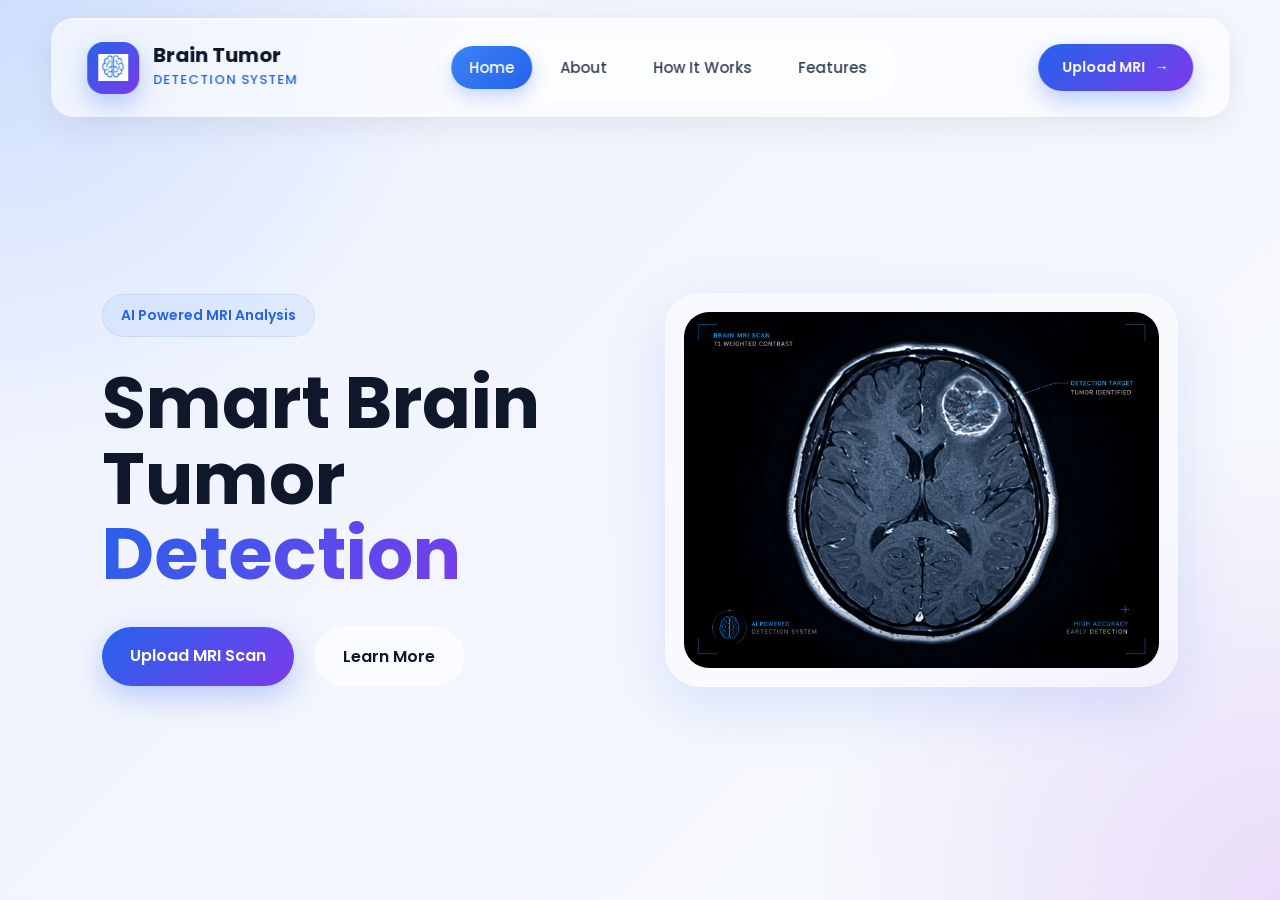
<file: frontend/index.html>
<!DOCTYPE html>
<html lang="en">
<head>
  <meta charset="UTF-8" />
  <meta name="viewport" content="width=device-width, initial-scale=1.0"/>
  <title>Brain Tumor Detection</title>

  <!-- GOOGLE FONT -->
  <link href="https://fonts.googleapis.com/css2?family=Poppins:wght@300;400;500;600;700&display=swap" rel="stylesheet">

  <!-- CSS FILE -->
  <link rel="stylesheet" href="style.css">
</head>

<body>

  <!-- HEADER -->
  <header class="header">

    <!-- LOGO -->
    <div class="logo">

      <div class="logo-icon">
        <img src="./images/logo.png" alt="Logo">
      </div>

      <div class="logo-text">
        <h1>Brain Tumor</h1>
        <span>Detection System</span>
      </div>

    </div>

    <!-- NAVIGATION -->
    <nav class="nav-links">
      <a href="#" class="active">Home</a>
      <a href="about.html">About</a>
      <a href="how-it-works.html">How It Works</a>
      <a href="features.html">Features</a>
    </nav>

    <!-- BUTTON -->
    <a href="upload.html" class="btn">
      Upload MRI
      <span>→</span>
    </a>

  </header>

  <!-- HERO SECTION -->
  <section class="hero">

    <!-- LEFT SIDE -->
    <div class="hero-left">

      <div class="tag">
        AI Powered MRI Analysis
      </div>

      <h1>
        Smart Brain Tumor
        <span>Detection</span>
      </h1>

      <div class="hero-buttons">
        <a href="upload.html" class="primary-btn">Upload MRI Scan</a>
        <a href="features.html" class="secondary-btn">Learn More </a>
      </div>

    </div>

    <!-- RIGHT SIDE IMAGE -->
    <div class="hero-right">
      <div class="image-card">
        <img src="./images/brain-tumor.png" alt="Brain Tumor MRI">
      </div>
    </div>

  </section>

</body>
</html>
</file>
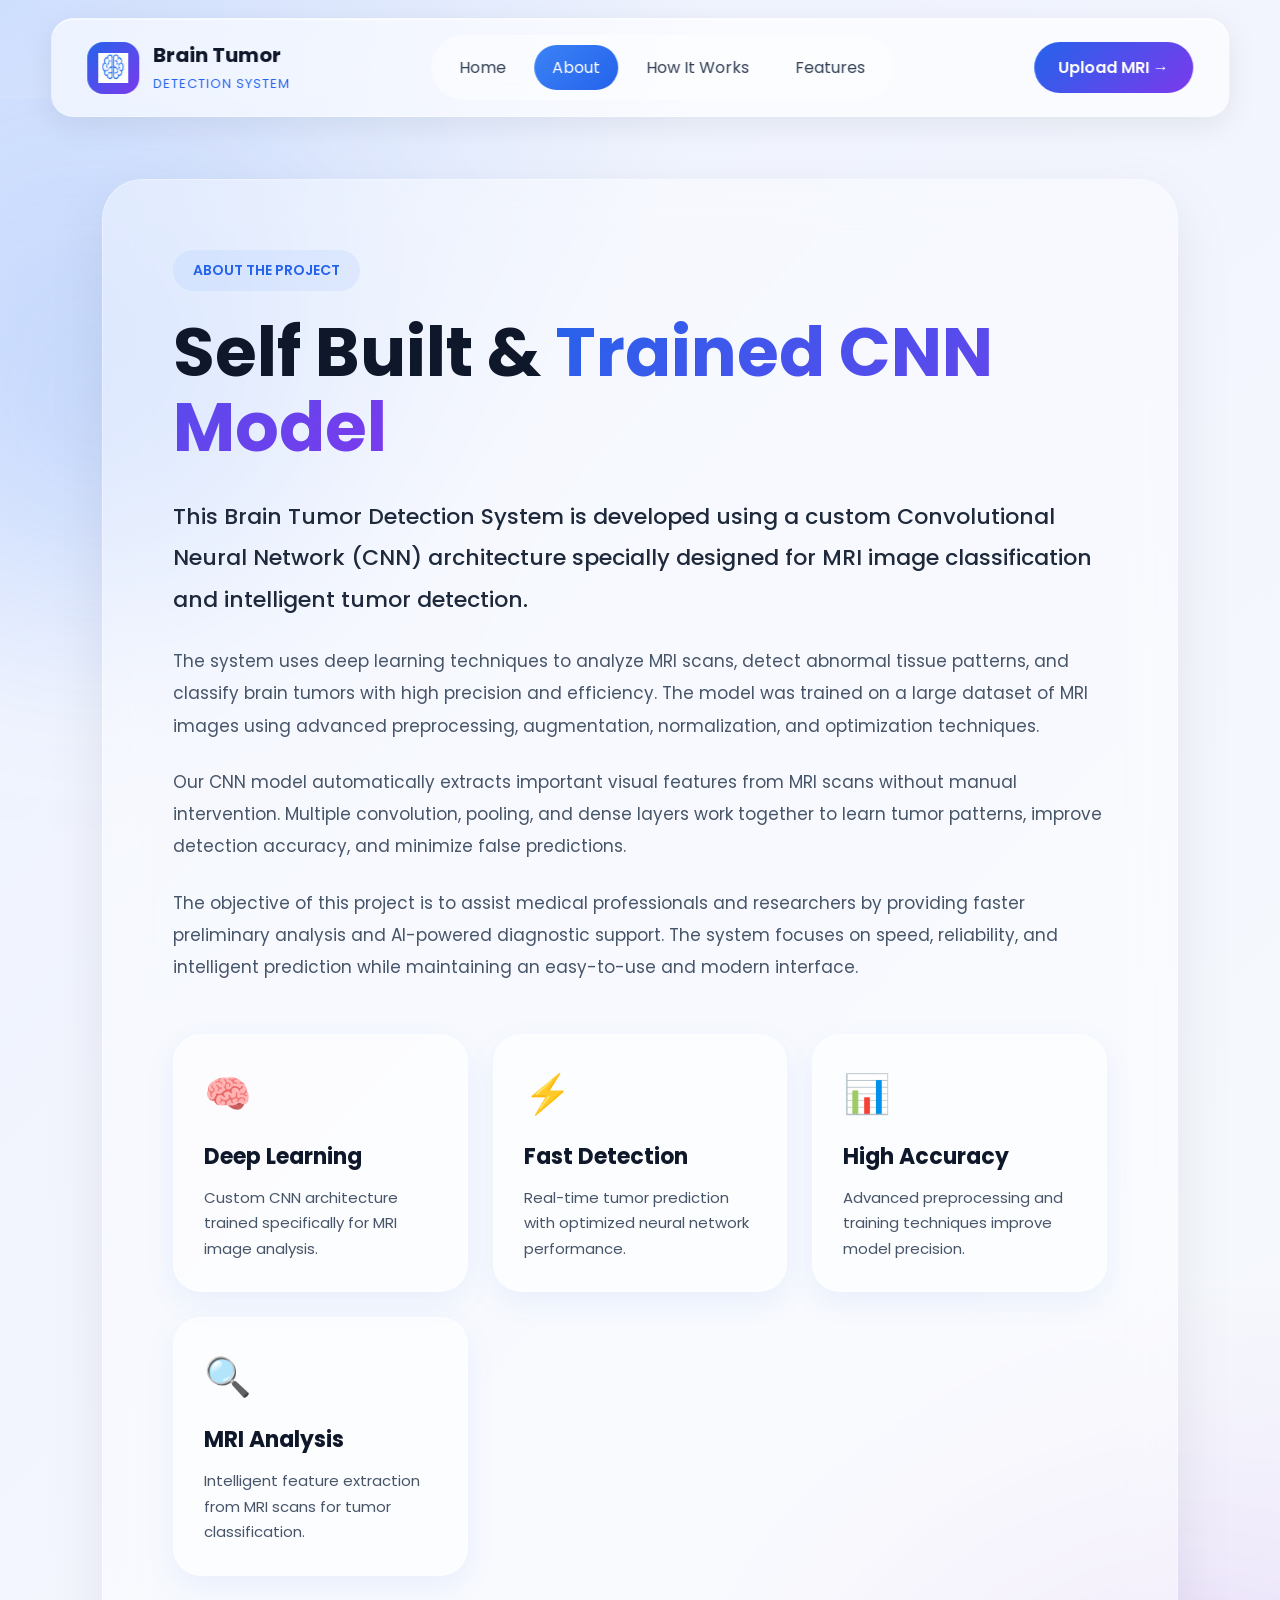
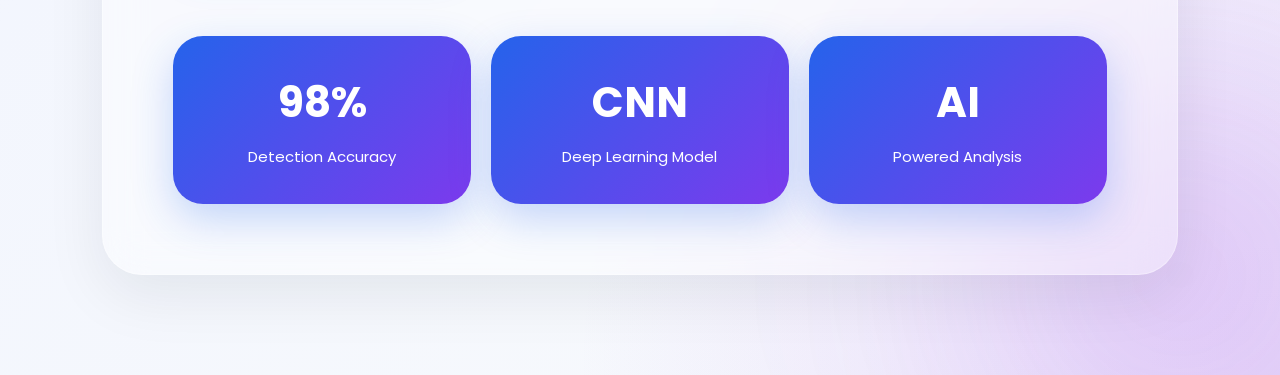
<file: frontend/about.html>
<!DOCTYPE html>
<html lang="en">
<head>
  <meta charset="UTF-8">
  <meta name="viewport" content="width=device-width, initial-scale=1.0">
  <title>About | Brain Tumor Detection</title>

  <!-- GOOGLE FONT -->
  <link href="https://fonts.googleapis.com/css2?family=Poppins:wght@300;400;500;600;700&display=swap" rel="stylesheet">

  <!-- CSS -->
  <link rel="stylesheet" href="about.css">
</head>

<body>

  <!-- =========================
       HEADER
  ========================== -->

  <header class="header">

    <!-- LOGO -->
    <div class="logo">

      <div class="logo-icon">
        <img src="./images/logo.png" alt="Logo">
      </div>

      <div class="logo-text">
        <h1>Brain Tumor</h1>
        <span>Detection System</span>
      </div>

    </div>

    <!-- NAVIGATION -->
    <nav class="nav-links">
      <a href="index.html">Home</a>
      <a href="#" class="active">About</a>
      <a href="how-it-works.html">How It Works</a>
      <a href="features.html">Features</a>
    </nav>

    <!-- BUTTON -->
    <a href="upload.html" class="btn">
      Upload MRI
      <span>→</span>
    </a>

  </header>

  <!-- =========================
       ABOUT SECTION
  ========================== -->

  <section class="about-section">

    <!-- BACKGROUND GLOW -->
    <div class="glow glow1"></div>
    <div class="glow glow2"></div>

    <!-- CONTENT -->
    <div class="about-container">

      <div class="about-tag">
        ABOUT THE PROJECT
      </div>

      <h1>
        Self Built &
        <span>Trained CNN Model</span>
      </h1>

      <p class="main-text">
        This Brain Tumor Detection System is developed using a custom
        Convolutional Neural Network (CNN) architecture specially designed
        for MRI image classification and intelligent tumor detection.
      </p>

      <p>
        The system uses deep learning techniques to analyze MRI scans,
        detect abnormal tissue patterns, and classify brain tumors with
        high precision and efficiency. The model was trained on a large
        dataset of MRI images using advanced preprocessing, augmentation,
        normalization, and optimization techniques.
      </p>

      <p>
        Our CNN model automatically extracts important visual features
        from MRI scans without manual intervention. Multiple convolution,
        pooling, and dense layers work together to learn tumor patterns,
        improve detection accuracy, and minimize false predictions.
      </p>

      <p>
        The objective of this project is to assist medical professionals
        and researchers by providing faster preliminary analysis and
        AI-powered diagnostic support. The system focuses on speed,
        reliability, and intelligent prediction while maintaining an
        easy-to-use and modern interface.
      </p>

      <!-- FEATURES -->

      <div class="features-grid">

        <div class="feature-card">
          <div class="icon">🧠</div>
          <h3>Deep Learning</h3>
          <p>
            Custom CNN architecture trained specifically for MRI image analysis.
          </p>
        </div>

        <div class="feature-card">
          <div class="icon">⚡</div>
          <h3>Fast Detection</h3>
          <p>
            Real-time tumor prediction with optimized neural network performance.
          </p>
        </div>

        <div class="feature-card">
          <div class="icon">📊</div>
          <h3>High Accuracy</h3>
          <p>
            Advanced preprocessing and training techniques improve model precision.
          </p>
        </div>

        <div class="feature-card">
          <div class="icon">🔍</div>
          <h3>MRI Analysis</h3>
          <p>
            Intelligent feature extraction from MRI scans for tumor classification.
          </p>
        </div>

      </div>

      <!-- STATS -->

      <div class="stats">

        <div class="stat-box">
          <h2>98%</h2>
          <span>Detection Accuracy</span>
        </div>

        <div class="stat-box">
          <h2>CNN</h2>
          <span>Deep Learning Model</span>
        </div>

        <div class="stat-box">
          <h2>AI</h2>
          <span>Powered Analysis</span>
        </div>

      </div>

    </div>

  </section>

</body>
</html>
</file>
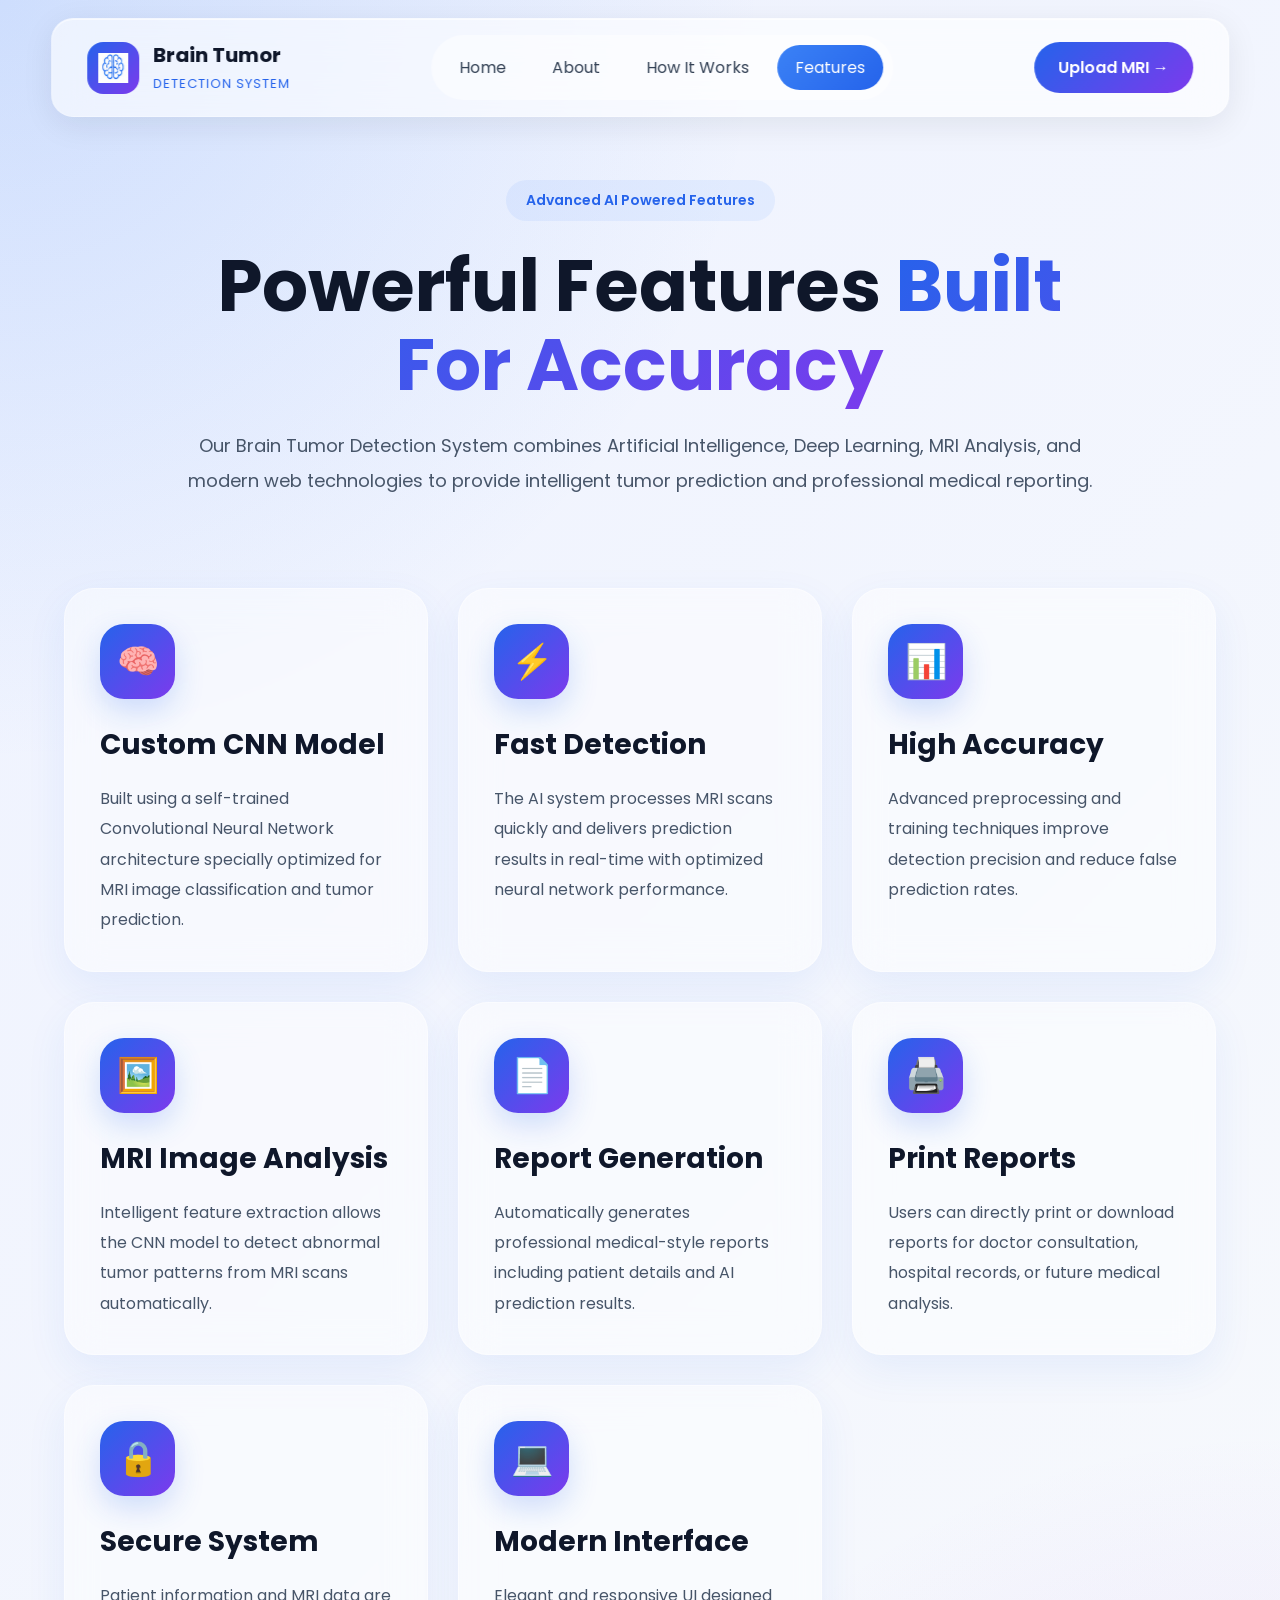
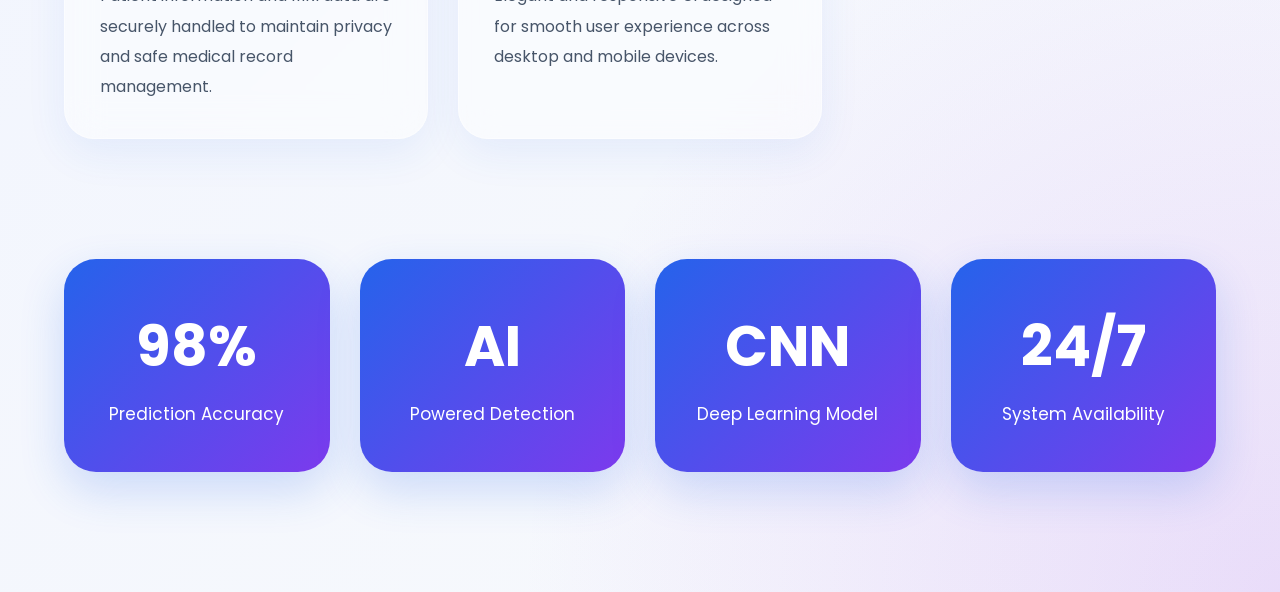
<file: frontend/features.html>
<!DOCTYPE html>
<html lang="en">
<head>
  <meta charset="UTF-8">
  <meta name="viewport" content="width=device-width, initial-scale=1.0">

  <title>Features | Brain Tumor Detection</title>

  <!-- GOOGLE FONT -->
  <link href="https://fonts.googleapis.com/css2?family=Poppins:wght@300;400;500;600;700&display=swap" rel="stylesheet">

  <!-- CSS -->
  <link rel="stylesheet" href="features.css">
</head>

<body>

  <!-- =========================
       HEADER
  ========================== -->

  <header class="header">

    <!-- LOGO -->
    <div class="logo">

      <div class="logo-icon">
        <img src="./images/logo.png" alt="Logo">
      </div>

      <div class="logo-text">
        <h1>Brain Tumor</h1>
        <span>Detection System</span>
      </div>

    </div>

    <!-- NAVIGATION -->
    <nav class="nav-links">
      <a href="index.html">Home</a>
      <a href="about.html">About</a>
      <a href="how-it-works.html">How It Works</a>
      <a href="#" class="active">Features</a>
    </nav>

    <!-- BUTTON -->
    <a href="upload.html" class="btn">
      Upload MRI →
    </a>

  </header>

  <!-- =========================
       HERO SECTION
  ========================== -->

  <section class="hero">

    <div class="hero-content">

      <div class="tag">
        Advanced AI Powered Features
      </div>

      <h1>
        Powerful Features
        <span>Built For Accuracy</span>
      </h1>

      <p>
        Our Brain Tumor Detection System combines Artificial Intelligence,
        Deep Learning, MRI Analysis, and modern web technologies to provide
        intelligent tumor prediction and professional medical reporting.
      </p>

    </div>

  </section>

  <!-- =========================
       FEATURES GRID
  ========================== -->

  <section class="features-section">

    <!-- FEATURE 1 -->

    <div class="feature-card">

      <div class="icon">🧠</div>

      <h2>Custom CNN Model</h2>

      <p>
        Built using a self-trained Convolutional Neural Network architecture
        specially optimized for MRI image classification and tumor prediction.
      </p>

    </div>

    <!-- FEATURE 2 -->

    <div class="feature-card">

      <div class="icon">⚡</div>

      <h2>Fast Detection</h2>

      <p>
        The AI system processes MRI scans quickly and delivers prediction
        results in real-time with optimized neural network performance.
      </p>

    </div>

    <!-- FEATURE 3 -->

    <div class="feature-card">

      <div class="icon">📊</div>

      <h2>High Accuracy</h2>

      <p>
        Advanced preprocessing and training techniques improve detection
        precision and reduce false prediction rates.
      </p>

    </div>

    <!-- FEATURE 4 -->

    <div class="feature-card">

      <div class="icon">🖼️</div>

      <h2>MRI Image Analysis</h2>

      <p>
        Intelligent feature extraction allows the CNN model to detect
        abnormal tumor patterns from MRI scans automatically.
      </p>

    </div>

    <!-- FEATURE 5 -->

    <div class="feature-card">

      <div class="icon">📄</div>

      <h2>Report Generation</h2>

      <p>
        Automatically generates professional medical-style reports
        including patient details and AI prediction results.
      </p>

    </div>

    <!-- FEATURE 6 -->

    <div class="feature-card">

      <div class="icon">🖨️</div>

      <h2>Print Reports</h2>

      <p>
        Users can directly print or download reports for doctor consultation,
        hospital records, or future medical analysis.
      </p>

    </div>

    <!-- FEATURE 7 -->

    <div class="feature-card">

      <div class="icon">🔒</div>

      <h2>Secure System</h2>

      <p>
        Patient information and MRI data are securely handled to maintain
        privacy and safe medical record management.
      </p>

    </div>

    <!-- FEATURE 8 -->

    <div class="feature-card">

      <div class="icon">💻</div>

      <h2>Modern Interface</h2>

      <p>
        Elegant and responsive UI designed for smooth user experience
        across desktop and mobile devices.
      </p>

    </div>

  </section>

  <!-- =========================
       STATS SECTION
  ========================== -->

  <section class="stats-section">

    <div class="stat-box">
      <h1>98%</h1>
      <p>Prediction Accuracy</p>
    </div>

    <div class="stat-box">
      <h1>AI</h1>
      <p>Powered Detection</p>
    </div>

    <div class="stat-box">
      <h1>CNN</h1>
      <p>Deep Learning Model</p>
    </div>

    <div class="stat-box">
      <h1>24/7</h1>
      <p>System Availability</p>
    </div>

  </section>

</body>
</html>
</file>
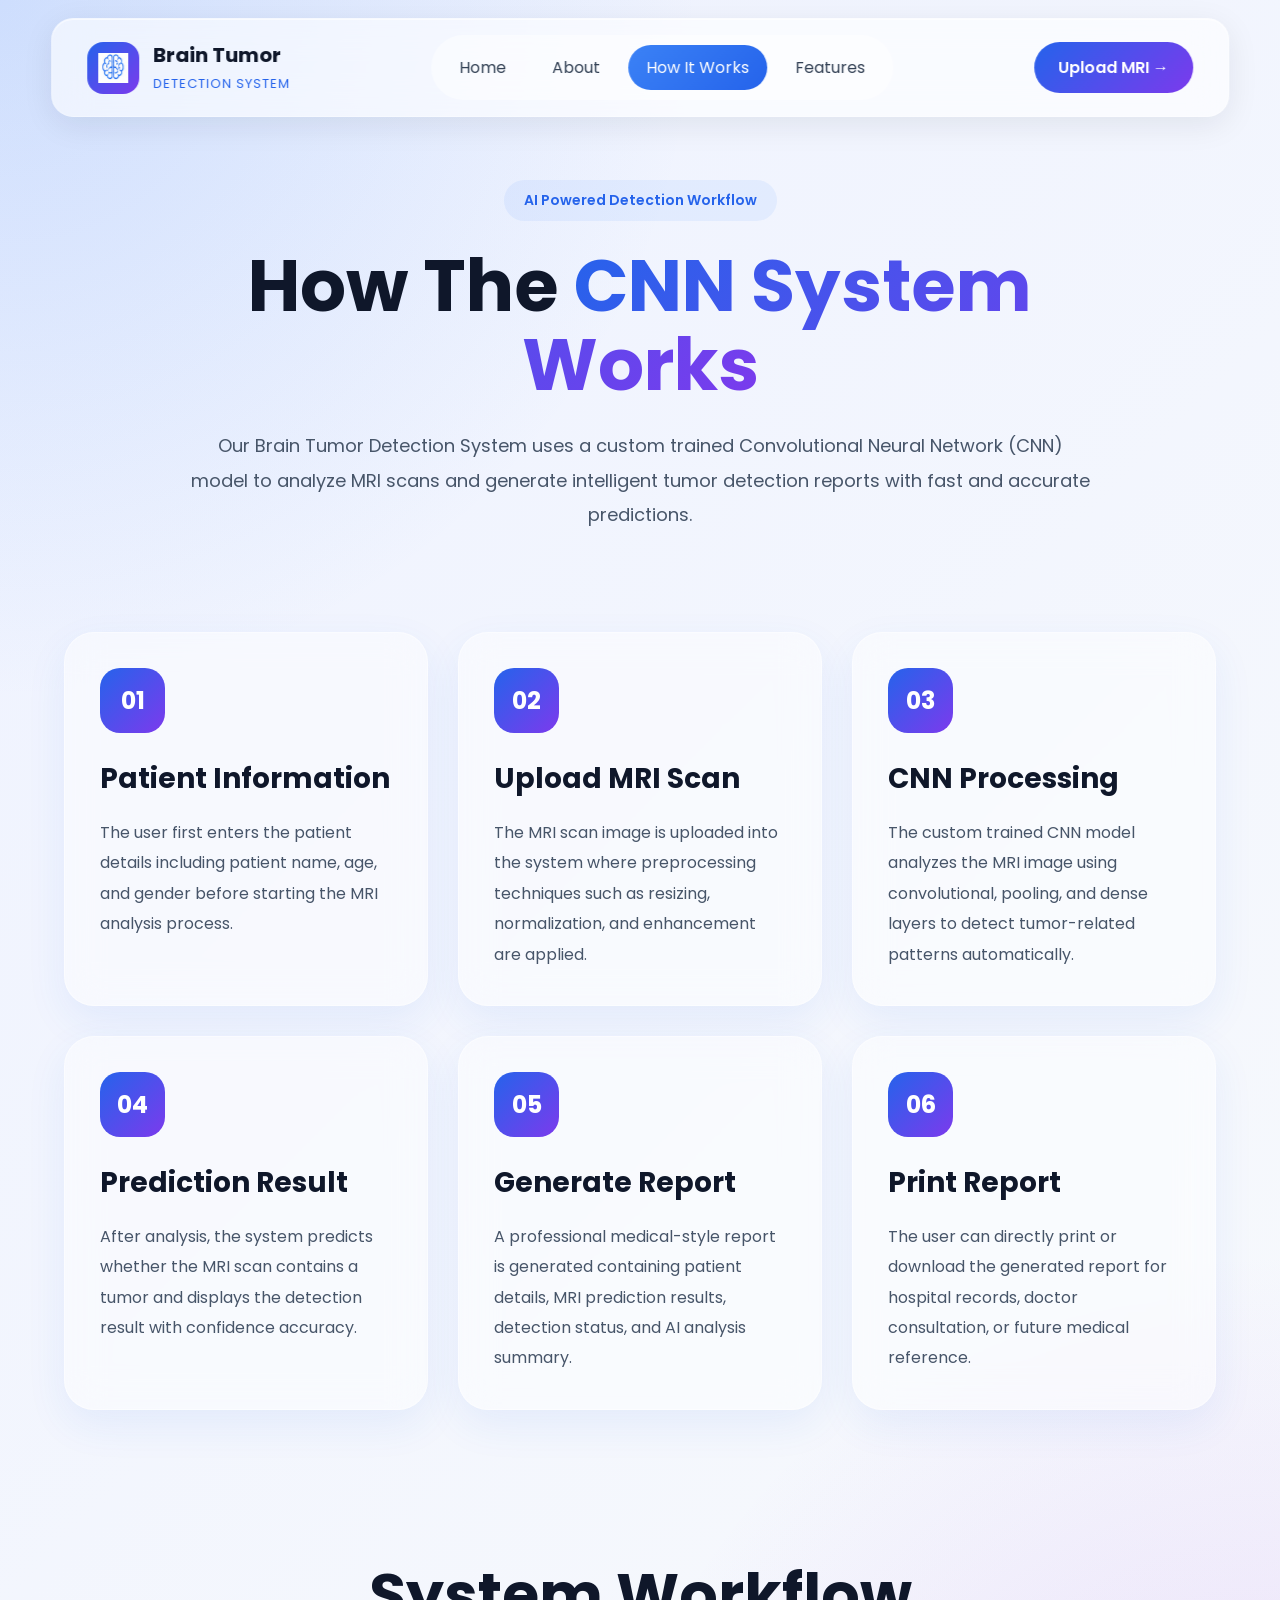
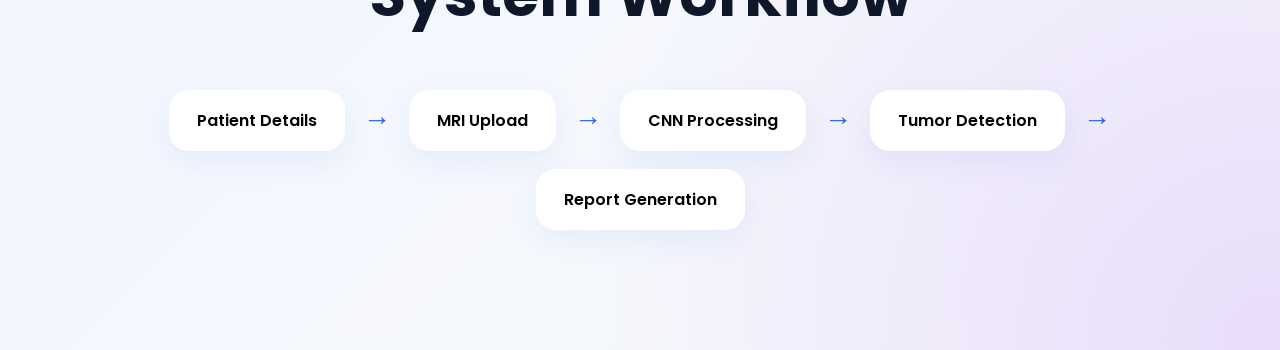
<file: frontend/how-it-works.html>
<!DOCTYPE html>
<html lang="en">
<head>
  <meta charset="UTF-8">
  <meta name="viewport" content="width=device-width, initial-scale=1.0">

  <title>How It Works | Brain Tumor Detection</title>

  <!-- GOOGLE FONT -->
  <link href="https://fonts.googleapis.com/css2?family=Poppins:wght@300;400;500;600;700&display=swap" rel="stylesheet">

  <!-- CSS -->
  <link rel="stylesheet" href="how-it-works.css">
</head>

<body>

  <!-- =========================
       HEADER
  ========================== -->

  <header class="header">

    <!-- LOGO -->
    <div class="logo">

      <div class="logo-icon">
        <img src="./images/logo.png" alt="Logo">
      </div>

      <div class="logo-text">
        <h1>Brain Tumor</h1>
        <span>Detection System</span>
      </div>

    </div>

    <!-- NAVIGATION -->
    <nav class="nav-links">
      <a href="index.html">Home</a>
      <a href="about.html">About</a>
      <a href="#" class="active">How It Works</a>
      <a href="features.html">Features</a>
    </nav>

    <!-- BUTTON -->
    <a href="upload.html" class="btn">
      Upload MRI →
    </a>

  </header>

  <!-- =========================
       HERO SECTION
  ========================== -->

  <section class="hero">

    <div class="hero-content">

      <div class="tag">
        AI Powered Detection Workflow
      </div>

      <h1>
        How The
        <span>CNN System Works</span>
      </h1>

      <p>
        Our Brain Tumor Detection System uses a custom trained
        Convolutional Neural Network (CNN) model to analyze MRI
        scans and generate intelligent tumor detection reports
        with fast and accurate predictions.
      </p>

    </div>

  </section>

  <!-- =========================
       STEPS SECTION
  ========================== -->

  <section class="steps-section">

    <!-- STEP 1 -->

    <div class="step-card">

      <div class="step-number">01</div>

      <h2>Patient Information</h2>

      <p>
        The user first enters the patient details including
        patient name, age, and gender before starting the MRI
        analysis process.
      </p>

    </div>

    <!-- STEP 2 -->

    <div class="step-card">

      <div class="step-number">02</div>

      <h2>Upload MRI Scan</h2>

      <p>
        The MRI scan image is uploaded into the system where
        preprocessing techniques such as resizing, normalization,
        and enhancement are applied.
      </p>

    </div>

    <!-- STEP 3 -->

    <div class="step-card">

      <div class="step-number">03</div>

      <h2>CNN Processing</h2>

      <p>
        The custom trained CNN model analyzes the MRI image
        using convolutional, pooling, and dense layers to
        detect tumor-related patterns automatically.
      </p>

    </div>

    <!-- STEP 4 -->

    <div class="step-card">

      <div class="step-number">04</div>

      <h2>Prediction Result</h2>

      <p>
        After analysis, the system predicts whether the MRI
        scan contains a tumor and displays the detection
        result with confidence accuracy.
      </p>

    </div>

    <!-- STEP 5 -->

    <div class="step-card">

      <div class="step-number">05</div>

      <h2>Generate Report</h2>

      <p>
        A professional medical-style report is generated
        containing patient details, MRI prediction results,
        detection status, and AI analysis summary.
      </p>

    </div>

    <!-- STEP 6 -->

    <div class="step-card">

      <div class="step-number">06</div>

      <h2>Print Report</h2>

      <p>
        The user can directly print or download the generated
        report for hospital records, doctor consultation,
        or future medical reference.
      </p>

    </div>

  </section>

  <!-- =========================
       FLOW SECTION
  ========================== -->

  <section class="flow-section">

    <h1>System Workflow</h1>

    <div class="flow-container">

      <div class="flow-box">Patient Details</div>
      <div class="arrow">→</div>

      <div class="flow-box">MRI Upload</div>
      <div class="arrow">→</div>

      <div class="flow-box">CNN Processing</div>
      <div class="arrow">→</div>

      <div class="flow-box">Tumor Detection</div>
      <div class="arrow">→</div>

      <div class="flow-box">Report Generation</div>

    </div>

  </section>

</body>
</html>
</file>
<file: frontend/style.css>
/* =========================
   RESET
========================= */

*{
  margin:0;
  padding:0;
  box-sizing:border-box;
  font-family:'Poppins',sans-serif;
}

html{
  scroll-behavior:smooth;
}

body{
  min-height:100vh;

  background:
  radial-gradient(circle at top left, rgba(59,130,246,0.18), transparent 30%),
  radial-gradient(circle at bottom right, rgba(147,51,234,0.15), transparent 30%),
  linear-gradient(135deg,#eef2ff,#f8fafc);

  overflow-x:hidden;
}

/* =========================
   HEADER
========================= */

.header{
  position:fixed;
  top:18px;
  left:50%;
  transform:translateX(-50%);

  width:92%;
  max-width:1400px;

  display:flex;
  align-items:center;
  justify-content:space-between;

  padding:16px 35px;

  background:rgba(255,255,255,0.6);
  backdrop-filter:blur(18px);

  border:1px solid rgba(255,255,255,0.3);

  border-radius:22px;

  box-shadow:
  0 8px 32px rgba(15,23,42,0.08),
  inset 0 1px 0 rgba(255,255,255,0.6);

  z-index:1000;
}

/* =========================
   LOGO
========================= */

.logo{
  display:flex;
  align-items:center;
  gap:14px;
  cursor:pointer;
}

.logo-icon{
  width:52px;
  height:52px;

  display:flex;
  align-items:center;
  justify-content:center;

  border-radius:16px;

  background:linear-gradient(135deg,#2563eb,#7c3aed);

  box-shadow:
  0 10px 25px rgba(37,99,235,0.3);

  overflow:hidden;
}

.logo-icon img{
  width:30px;
  height:30px;
  object-fit:contain;
}

.logo-text h1{
  font-size:20px;
  font-weight:700;
  color:#0f172a;
  line-height:1.1;
}

.logo-text span{
  font-size:13px;
  font-weight:500;
  color:#2563eb;
  letter-spacing:1px;
  text-transform:uppercase;
}

/* =========================
   NAVIGATION
========================= */

.nav-links{
  display:flex;
  align-items:center;
  gap:10px;

  background:rgba(255,255,255,0.45);

  padding:10px;
  border-radius:999px;

  border:1px solid rgba(255,255,255,0.4);
}

.nav-links a{
  text-decoration:none;
  color:#334155;

  font-size:15px;
  font-weight:500;

  padding:10px 18px;
  border-radius:999px;

  transition:all 0.35s ease;
}

.nav-links a:hover{
  color:#2563eb;
  background:rgba(59,130,246,0.08);
}

.nav-links a.active{
  background:linear-gradient(135deg,#3b82f6,#2563eb);
  color:white;

  box-shadow:
  0 8px 18px rgba(37,99,235,0.25);
}

/* =========================
   BUTTON
========================= */

.btn{
  display:flex;
  align-items:center;
  gap:10px;

  text-decoration:none;

  background:linear-gradient(135deg,#2563eb,#7c3aed);
  color:white;

  padding:13px 24px;
  border-radius:999px;

  font-size:14px;
  font-weight:600;

  box-shadow:
  0 10px 25px rgba(37,99,235,0.3);

  transition:all 0.35s ease;
}

.btn:hover{
  transform:translateY(-3px);

  box-shadow:
  0 16px 35px rgba(37,99,235,0.4);
}

/* =========================
   HERO SECTION
========================= */

.hero{
  min-height:100vh;

  display:flex;
  align-items:center;
  justify-content:space-between;

  padding:140px 8% 60px;

  gap:50px;
}

/* LEFT SIDE */

.hero-left{
  flex:1;
}

.tag{
  display:inline-block;

  padding:10px 18px;
  margin-bottom:28px;

  background:rgba(59,130,246,0.08);

  color:#2563eb;

  border:1px solid rgba(59,130,246,0.12);

  border-radius:999px;

  font-size:14px;
  font-weight:600;
}

.hero-left h1{
  font-size:72px;
  line-height:1.05;
  font-weight:700;

  color:#0f172a;

  margin-bottom:35px;
}

.hero-left h1 span{
  background:linear-gradient(135deg,#2563eb,#7c3aed);

  -webkit-background-clip:text;
  -webkit-text-fill-color:transparent;
}

/* BUTTONS */

.hero-buttons{
  display:flex;
  gap:20px;
  flex-wrap:wrap;
}

.primary-btn,
.secondary-btn{
  text-decoration:none;

  padding:16px 28px;
  border-radius:999px;

  font-weight:600;

  transition:0.35s ease;
}

.primary-btn{
  background:linear-gradient(135deg,#2563eb,#7c3aed);
  color:white;

  box-shadow:
  0 10px 30px rgba(37,99,235,0.3);
}

.primary-btn:hover{
  transform:translateY(-4px);
}

.secondary-btn{
  background:rgba(255,255,255,0.65);

  color:#0f172a;

  border:1px solid rgba(255,255,255,0.6);

  backdrop-filter:blur(10px);
}

.secondary-btn:hover{
  background:white;
  transform:translateY(-4px);
}

/* RIGHT SIDE IMAGE */

.hero-right{
  flex:1;

  display:flex;
  justify-content:center;
}

.image-card{
  position:relative;

  width:100%;
  max-width:600px;

  padding:18px;

  border-radius:35px;

  background:rgba(255,255,255,0.35);

  backdrop-filter:blur(18px);

  border:1px solid rgba(255,255,255,0.3);

  box-shadow:
  0 20px 60px rgba(37,99,235,0.15);

  animation:float 4s ease-in-out infinite;
}

.image-card img{
  width:100%;
  display:block;

  border-radius:25px;
}

@keyframes float{
  0%{
    transform:translateY(0px);
  }

  50%{
    transform:translateY(-12px);
  }

  100%{
    transform:translateY(0px);
  }
}

/* =========================
   RESPONSIVE
========================= */

@media(max-width:1100px){

  .hero{
    flex-direction:column;
    text-align:center;
  }

  .hero-buttons{
    justify-content:center;
  }

  .hero-left h1{
    font-size:58px;
  }
}

@media(max-width:900px){

  .nav-links{
    display:none;
  }

  .hero-left h1{
    font-size:44px;
  }
}

@media(max-width:600px){

  .header{
    width:95%;
    padding:14px 18px;
  }

  .btn{
    padding:11px 18px;
    font-size:13px;
  }

  .hero-left h1{
    font-size:36px;
  }

  .hero-buttons{
    flex-direction:column;
  }

  .primary-btn,
  .secondary-btn{
    width:100%;
    text-align:center;
  }
}
</file>
<file: frontend/about.css>
/* =========================
   RESET
========================= */

*{
  margin:0;
  padding:0;
  box-sizing:border-box;
  font-family:'Poppins',sans-serif;
}

body{
  min-height:100vh;

  background:
  radial-gradient(circle at top left, rgba(59,130,246,0.18), transparent 30%),
  radial-gradient(circle at bottom right, rgba(147,51,234,0.15), transparent 30%),
  linear-gradient(135deg,#eef2ff,#f8fafc);

  overflow-x:hidden;
}

/* =========================
   HEADER
========================= */

.header{
  position:relative;
  top:18px;
  left:50%;
  transform:translateX(-50%);

  width:92%;
  max-width:1400px;

  display:flex;
  align-items:center;
  justify-content:space-between;

  padding:16px 35px;

  background:rgba(255,255,255,0.6);
  backdrop-filter:blur(18px);

  border:1px solid rgba(255,255,255,0.3);

  border-radius:22px;

  box-shadow:
  0 8px 32px rgba(15,23,42,0.08),
  inset 0 1px 0 rgba(255,255,255,0.6);

  z-index:1000;
}

/* LOGO */

.logo{
  display:flex;
  align-items:center;
  gap:14px;
}

.logo-icon{
  width:52px;
  height:52px;

  display:flex;
  align-items:center;
  justify-content:center;

  border-radius:16px;

  background:linear-gradient(135deg,#2563eb,#7c3aed);
}

.logo-icon img{
  width:30px;
  height:30px;
}

.logo-text h1{
  font-size:20px;
  color:#0f172a;
}

.logo-text span{
  font-size:13px;
  color:#2563eb;
  text-transform:uppercase;
  letter-spacing:1px;
}

/* NAVIGATION */

.nav-links{
  display:flex;
  gap:10px;

  background:rgba(255,255,255,0.45);

  padding:10px;
  border-radius:999px;
}

.nav-links a{
  text-decoration:none;
  color:#334155;

  padding:10px 18px;
  border-radius:999px;

  transition:0.3s ease;
}

.nav-links a:hover{
  background:rgba(59,130,246,0.08);
  color:#2563eb;
}

.nav-links a.active{
  background:linear-gradient(135deg,#3b82f6,#2563eb);
  color:white;
}

/* BUTTON */

.btn{
  text-decoration:none;

  background:linear-gradient(135deg,#2563eb,#7c3aed);
  color:white;

  padding:13px 24px;
  border-radius:999px;

  font-weight:600;

  transition:0.3s ease;
}

.btn:hover{
  transform:translateY(-3px);
}

/* =========================
   ABOUT SECTION
========================= */

.about-section{
  position:relative;

  min-height:100vh;

  padding:80px 8% 100px;

  overflow:hidden;
}

/* GLOW EFFECTS */

.glow{
  position:absolute;

  width:400px;
  height:400px;

  border-radius:50%;

  filter:blur(120px);

  z-index:0;
}

.glow1{
  background:rgba(59,130,246,0.18);

  top:100px;
  left:-100px;
}

.glow2{
  background:rgba(147,51,234,0.15);

  bottom:-100px;
  right:-100px;
}

/* CONTAINER */

.about-container{
  position:relative;
  z-index:2;

  max-width:1200px;
  margin:auto;

  background:rgba(255,255,255,0.4);

  backdrop-filter:blur(20px);

  border:1px solid rgba(255,255,255,0.3);

  border-radius:40px;

  padding:70px;

  box-shadow:
  0 20px 60px rgba(15,23,42,0.08);
}

/* TAG */

.about-tag{
  display:inline-block;

  padding:10px 20px;

  border-radius:999px;

  background:rgba(59,130,246,0.08);

  color:#2563eb;

  font-size:14px;
  font-weight:600;

  margin-bottom:25px;
}

/* HEADING */

.about-container h1{
  font-size:68px;
  line-height:1.1;

  color:#0f172a;

  margin-bottom:30px;
}

.about-container h1 span{
  background:linear-gradient(135deg,#2563eb,#7c3aed);

  -webkit-background-clip:text;
  -webkit-text-fill-color:transparent;
}

/* TEXT */

.main-text{
  font-size:22px !important;
  color:#1e293b !important;
  font-weight:500;
}

.about-container p{
  font-size:17px;
  line-height:1.9;

  color:#475569;

  margin-bottom:24px;
}

/* FEATURES */

.features-grid{
  display:grid;

  grid-template-columns:repeat(auto-fit,minmax(240px,1fr));

  gap:25px;

  margin-top:50px;
}

/* FEATURE CARD */

.feature-card{
  background:rgba(255,255,255,0.55);

  padding:30px;

  border-radius:28px;

  border:1px solid rgba(255,255,255,0.4);

  transition:0.35s ease;

  box-shadow:
  0 10px 30px rgba(37,99,235,0.08);
}

.feature-card:hover{
  transform:translateY(-8px);
}

.icon{
  font-size:38px;

  margin-bottom:18px;
}

.feature-card h3{
  font-size:22px;

  color:#0f172a;

  margin-bottom:12px;
}

.feature-card p{
  font-size:15px;
  line-height:1.7;

  margin:0;
}

/* STATS */

.stats{
  display:flex;

  justify-content:space-between;

  gap:20px;

  margin-top:60px;

  flex-wrap:wrap;
}

.stat-box{
  flex:1;

  min-width:220px;

  background:linear-gradient(135deg,#2563eb,#7c3aed);

  color:white;

  padding:35px;

  border-radius:30px;

  text-align:center;

  box-shadow:
  0 15px 40px rgba(37,99,235,0.25);
}

.stat-box h2{
  font-size:42px;

  margin-bottom:10px;
}

.stat-box span{
  font-size:15px;
}

/* =========================
   RESPONSIVE
========================= */

@media(max-width:1000px){

  .about-container{
    padding:50px 35px;
  }

  .about-container h1{
    font-size:52px;
  }

}

@media(max-width:900px){

  .nav-links{
    display:none;
  }

}

@media(max-width:600px){

  .about-container{
    padding:35px 25px;
  }

  .about-container h1{
    font-size:38px;
  }

  .main-text{
    font-size:18px !important;
  }

  .about-container p{
    font-size:15px;
  }

  .stats{
    flex-direction:column;
  }

}
</file>
<file: frontend/features.css>
/* =========================
   RESET
========================= */

*{
  margin:0;
  padding:0;
  box-sizing:border-box;
  font-family:'Poppins',sans-serif;
}

body{
  min-height:100vh;

  background:
  radial-gradient(circle at top left, rgba(59,130,246,0.18), transparent 30%),
  radial-gradient(circle at bottom right, rgba(147,51,234,0.15), transparent 30%),
  linear-gradient(135deg,#eef2ff,#f8fafc);

  overflow-x:hidden;
}

/* =========================
   HEADER
========================= */

.header{
  position:fixed;
  top:18px;
  left:50%;
  transform:translateX(-50%);

  width:92%;
  max-width:1400px;

  display:flex;
  align-items:center;
  justify-content:space-between;

  padding:16px 35px;

  background:rgba(255,255,255,0.6);
  backdrop-filter:blur(18px);

  border:1px solid rgba(255,255,255,0.3);

  border-radius:22px;

  box-shadow:
  0 8px 32px rgba(15,23,42,0.08),
  inset 0 1px 0 rgba(255,255,255,0.6);

  z-index:1000;
}

/* LOGO */

.logo{
  display:flex;
  align-items:center;
  gap:14px;
}

.logo-icon{
  width:52px;
  height:52px;

  display:flex;
  align-items:center;
  justify-content:center;

  border-radius:16px;

  background:linear-gradient(135deg,#2563eb,#7c3aed);
}

.logo-icon img{
  width:30px;
  height:30px;
}

.logo-text h1{
  font-size:20px;
  color:#0f172a;
}

.logo-text span{
  font-size:13px;
  color:#2563eb;
  text-transform:uppercase;
  letter-spacing:1px;
}

/* NAVIGATION */

.nav-links{
  display:flex;
  gap:10px;

  background:rgba(255,255,255,0.45);

  padding:10px;
  border-radius:999px;
}

.nav-links a{
  text-decoration:none;
  color:#334155;

  padding:10px 18px;
  border-radius:999px;

  transition:0.3s ease;
}

.nav-links a:hover{
  background:rgba(59,130,246,0.08);
  color:#2563eb;
}

.nav-links a.active{
  background:linear-gradient(135deg,#3b82f6,#2563eb);
  color:white;
}

/* BUTTON */

.btn{
  text-decoration:none;

  background:linear-gradient(135deg,#2563eb,#7c3aed);
  color:white;

  padding:13px 24px;
  border-radius:999px;

  font-weight:600;

  transition:0.3s ease;
}

.btn:hover{
  transform:translateY(-3px);
}

/* =========================
   HERO SECTION
========================= */

.hero{
  padding-top:180px;
  padding-bottom:90px;

  text-align:center;
}

.hero-content{
  width:90%;
  max-width:950px;

  margin:auto;
}

.tag{
  display:inline-block;

  padding:10px 20px;

  background:rgba(59,130,246,0.08);

  color:#2563eb;

  border-radius:999px;

  font-size:14px;
  font-weight:600;

  margin-bottom:25px;
}

.hero h1{
  font-size:72px;
  line-height:1.1;

  color:#0f172a;

  margin-bottom:25px;
}

.hero h1 span{
  background:linear-gradient(135deg,#2563eb,#7c3aed);

  background-clip:text;
  -webkit-background-clip:text;

  color:transparent;
  -webkit-text-fill-color:transparent;
}

.hero p{
  font-size:18px;
  line-height:1.9;

  color:#475569;
}

/* =========================
   FEATURES SECTION
========================= */

.features-section{
  width:90%;
  max-width:1300px;

  margin:auto;

  display:grid;

  grid-template-columns:repeat(auto-fit,minmax(280px,1fr));

  gap:30px;

  padding-bottom:120px;
}

/* FEATURE CARD */

.feature-card{
  background:rgba(255,255,255,0.45);

  backdrop-filter:blur(18px);

  border:1px solid rgba(255,255,255,0.4);

  border-radius:30px;

  padding:35px;

  transition:0.35s ease;

  box-shadow:
  0 15px 40px rgba(37,99,235,0.08);
}

.feature-card:hover{
  transform:translateY(-10px);
}

/* ICON */

.icon{
  width:75px;
  height:75px;

  display:flex;
  align-items:center;
  justify-content:center;

  font-size:34px;

  border-radius:24px;

  background:linear-gradient(135deg,#2563eb,#7c3aed);

  color:white;

  margin-bottom:25px;

  box-shadow:
  0 12px 30px rgba(37,99,235,0.2);
}

/* TEXT */

.feature-card h2{
  font-size:28px;

  color:#0f172a;

  margin-bottom:18px;
}

.feature-card p{
  font-size:16px;
  line-height:1.9;

  color:#475569;
}

/* =========================
   STATS SECTION
========================= */

.stats-section{
  width:90%;
  max-width:1300px;

  margin:auto;

  display:grid;

  grid-template-columns:repeat(auto-fit,minmax(250px,1fr));

  gap:30px;

  padding-bottom:120px;
}

/* STAT BOX */

.stat-box{
  background:linear-gradient(135deg,#2563eb,#7c3aed);

  color:white;

  padding:45px 30px;

  border-radius:32px;

  text-align:center;

  box-shadow:
  0 18px 45px rgba(37,99,235,0.2);
}

.stat-box h1{
  font-size:56px;

  margin-bottom:12px;
}

.stat-box p{
  font-size:17px;
}

/* =========================
   RESPONSIVE
========================= */

@media(max-width:1000px){

  .hero h1{
    font-size:56px;
  }

}

@media(max-width:900px){

  .nav-links{
    display:none;
  }

}

@media(max-width:600px){

  .hero h1{
    font-size:40px;
  }

  .hero p{
    font-size:15px;
  }

  .feature-card{
    padding:28px;
  }

  .feature-card h2{
    font-size:24px;
  }

}
</file>
<file: frontend/how-it-works.css>
/* =========================
   RESET
========================= */

*{
  margin:0;
  padding:0;
  box-sizing:border-box;
  font-family:'Poppins',sans-serif;
}

body{
  background:
  radial-gradient(circle at top left, rgba(59,130,246,0.18), transparent 30%),
  radial-gradient(circle at bottom right, rgba(147,51,234,0.15), transparent 30%),
  linear-gradient(135deg,#eef2ff,#f8fafc);

  min-height:100vh;
  overflow-x:hidden;
}

/* =========================
   HEADER
========================= */

.header{
  position:fixed;
  top:18px;
  left:50%;
  transform:translateX(-50%);

  width:92%;
  max-width:1400px;

  display:flex;
  align-items:center;
  justify-content:space-between;

  padding:16px 35px;

  background:rgba(255,255,255,0.6);
  backdrop-filter:blur(18px);

  border:1px solid rgba(255,255,255,0.3);

  border-radius:22px;

  box-shadow:
  0 8px 32px rgba(15,23,42,0.08),
  inset 0 1px 0 rgba(255,255,255,0.6);

  z-index:1000;
}

/* LOGO */

.logo{
  display:flex;
  align-items:center;
  gap:14px;
}

.logo-icon{
  width:52px;
  height:52px;

  display:flex;
  align-items:center;
  justify-content:center;

  border-radius:16px;

  background:linear-gradient(135deg,#2563eb,#7c3aed);
}

.logo-icon img{
  width:30px;
  height:30px;
}

.logo-text h1{
  font-size:20px;
  color:#0f172a;
}

.logo-text span{
  font-size:13px;
  color:#2563eb;
  letter-spacing:1px;
  text-transform:uppercase;
}

/* NAVIGATION */

.nav-links{
  display:flex;
  gap:10px;

  background:rgba(255,255,255,0.45);

  padding:10px;
  border-radius:999px;
}

.nav-links a{
  text-decoration:none;
  color:#334155;

  padding:10px 18px;
  border-radius:999px;

  transition:0.3s ease;
}

.nav-links a:hover{
  background:rgba(59,130,246,0.08);
  color:#2563eb;
}

.nav-links a.active{
  background:linear-gradient(135deg,#3b82f6,#2563eb);
  color:white;
}

/* BUTTON */

.btn{
  text-decoration:none;

  background:linear-gradient(135deg,#2563eb,#7c3aed);
  color:white;

  padding:13px 24px;
  border-radius:999px;

  font-weight:600;

  transition:0.3s ease;
}

.btn:hover{
  transform:translateY(-3px);
}

/* =========================
   HERO
========================= */

.hero{
  padding-top:180px;
  padding-bottom:100px;

  text-align:center;
}

.hero-content{
  width:90%;
  max-width:900px;
  margin:auto;
}

.tag{
  display:inline-block;

  padding:10px 20px;

  background:rgba(59,130,246,0.08);

  color:#2563eb;

  border-radius:999px;

  font-size:14px;
  font-weight:600;

  margin-bottom:25px;
}

.hero h1{
  font-size:72px;
  line-height:1.1;

  color:#0f172a;

  margin-bottom:25px;
}

.hero h1 span{
  background:linear-gradient(135deg,#2563eb,#7c3aed);

  background-clip:text;
  -webkit-background-clip:text;

  color:transparent;
  -webkit-text-fill-color:transparent;
}

.hero p{
  font-size:18px;
  line-height:1.9;

  color:#475569;
}

/* =========================
   STEPS SECTION
========================= */

.steps-section{
  width:90%;
  max-width:1300px;

  margin:auto;

  display:grid;

  grid-template-columns:repeat(auto-fit,minmax(320px,1fr));

  gap:30px;

  padding-bottom:100px;
}

/* STEP CARD */

.step-card{
  background:rgba(255,255,255,0.45);

  backdrop-filter:blur(18px);

  border:1px solid rgba(255,255,255,0.4);

  border-radius:30px;

  padding:35px;

  transition:0.35s ease;

  box-shadow:
  0 15px 40px rgba(37,99,235,0.08);
}

.step-card:hover{
  transform:translateY(-8px);
}

.step-number{
  width:65px;
  height:65px;

  display:flex;
  align-items:center;
  justify-content:center;

  border-radius:20px;

  background:linear-gradient(135deg,#2563eb,#7c3aed);

  color:white;

  font-size:24px;
  font-weight:700;

  margin-bottom:25px;
}

.step-card h2{
  font-size:28px;

  color:#0f172a;

  margin-bottom:18px;
}

.step-card p{
  color:#475569;

  line-height:1.9;

  font-size:16px;
}

/* =========================
   FLOW SECTION
========================= */

.flow-section{
  padding:40px 8% 120px;

  text-align:center;
}

.flow-section h1{
  font-size:60px;

  color:#0f172a;

  margin-bottom:50px;
}

.flow-container{
  display:flex;
  align-items:center;
  justify-content:center;

  flex-wrap:wrap;

  gap:18px;
}

.flow-box{
  background:white;

  padding:18px 28px;

  border-radius:20px;

  font-weight:600;

  box-shadow:
  0 10px 30px rgba(37,99,235,0.08);
}

.arrow{
  font-size:28px;

  color:#2563eb;

  font-weight:700;
}

/* =========================
   RESPONSIVE
========================= */

@media(max-width:1000px){

  .hero h1{
    font-size:54px;
  }

  .flow-section h1{
    font-size:46px;
  }

}

@media(max-width:900px){

  .nav-links{
    display:none;
  }

}

@media(max-width:600px){

  .hero h1{
    font-size:38px;
  }

  .hero p{
    font-size:15px;
  }

  .flow-section h1{
    font-size:34px;
  }

  .step-card{
    padding:28px;
  }

}
</file>
